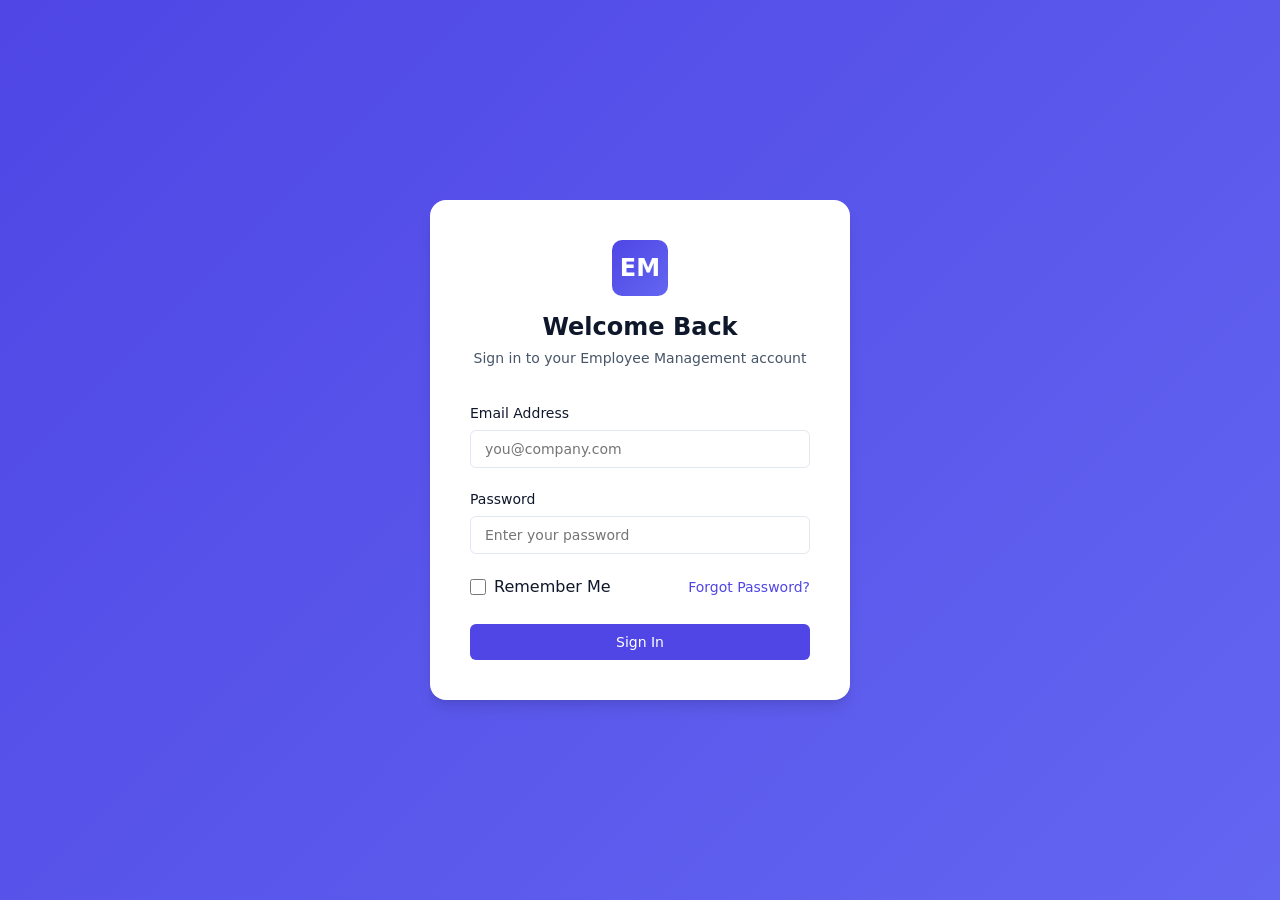
<file: index.html>
<!DOCTYPE html>
<html lang="en">
<head>
  <meta charset="UTF-8">
  <meta name="viewport" content="width=device-width, initial-scale=1.0">
  <title>Employee Management System</title>
  <script>
    if (localStorage.getItem('ems_token') || sessionStorage.getItem('ems_token')) {
      window.location.href = 'dashboard.html';
    } else {
      window.location.href = 'login.html';
    }
  </script>
</head>
<body>
  <p>Redirecting...</p>
</body>
</html>
</file>
<file: css/style.css>
/* ============================================
   Employee Management System - Base Styles
   ============================================ */
   

:root {
  --primary: #4f46e5;
  --primary-hover: #4338ca;
  --primary-light: #eef2ff; 
  --secondary: #6366f1;
  --success: #10b981;
  --success-light: #d1fae5;
  --error: #ef4444;
  --error-light: #fee2e2;
  --warning: #f59e0b;
  --warning-light: #fef3c7;
  --info: #3b82f6;

  --bg-primary: #f8fafc;
  --bg-secondary: #ffffff;
  --bg-tertiary: #f1f5f9;
  --text-primary: #0f172a;
  --text-secondary: #475569;
  --text-muted: #94a3b8;
  --border: #e2e8f0;
  --shadow-sm: 0 1px 2px rgba(0, 0, 0, 0.05);
  --shadow: 0 4px 6px -1px rgba(0, 0, 0, 0.1), 0 2px 4px -2px rgba(0, 0, 0, 0.1);
  --shadow-lg: 0 10px 15px -3px rgba(0, 0, 0, 0.1), 0 4px 6px -4px rgba(0, 0, 0, 0.1);
  --radius-sm: 6px;
  --radius: 10px;
  --radius-lg: 16px;
  --sidebar-width: 260px;
  --topbar-height: 64px;
  --transition: 0.2s ease;
  --font-family: 'Segoe UI', system-ui, -apple-system, sans-serif;
}

[data-theme="dark"] {
  --primary: #818cf8;
  --primary-hover: #6366f1;
  --primary-light: #1e1b4b;
  --bg-primary: #0f172a;
  --bg-secondary: #1e293b;
  --bg-tertiary: #334155;
  --text-primary: #f8fafc;
  --text-secondary: #cbd5e1;
  --text-muted: #64748b;
  --border: #334155;
  --shadow-sm: 0 1px 2px rgba(0, 0, 0, 0.3);
  --shadow: 0 4px 6px -1px rgba(0, 0, 0, 0.4);
  --shadow-lg: 0 10px 15px -3px rgba(0, 0, 0, 0.5);
}

*,
*::before,
*::after {
  box-sizing: border-box;
  margin: 0;
  padding: 0;
}

html {
  font-size: 16px;
  scroll-behavior: smooth;
}

body {
  font-family: var(--font-family);
  background-color: var(--bg-primary);
  color: var(--text-primary);
  line-height: 1.6;
  min-height: 100vh;
  transition: background-color var(--transition), color var(--transition);
}

a {
  color: var(--primary);
  text-decoration: none;
  transition: color var(--transition);
}

a:hover {
  color: var(--primary-hover);
}

img {
  max-width: 100%;
  display: block;
}

ul {
  list-style: none;
}

/* Typography */
h1, h2, h3, h4, h5, h6 {
  font-weight: 600;
  line-height: 1.3;
  color: var(--text-primary);
}

h1 { font-size: 1.875rem; }
h2 { font-size: 1.5rem; }
h3 { font-size: 1.25rem; }
h4 { font-size: 1.125rem; }

p {
  color: var(--text-secondary);
}

/* Buttons */
.btn {
  display: inline-flex;
  align-items: center;
  justify-content: center;
  gap: 0.5rem;
  padding: 0.625rem 1.25rem;
  font-size: 0.875rem;
  font-weight: 500;
  font-family: inherit;
  border: none;
  border-radius: var(--radius-sm);
  cursor: pointer;
  transition: all var(--transition);
  white-space: nowrap;
}

.btn:disabled {
  opacity: 0.6;
  cursor: not-allowed;
}

.btn-primary {
  background-color: var(--primary);
  color: #ffffff;
}

.btn-primary:hover:not(:disabled) {
  background-color: var(--primary-hover);
  transform: translateY(-1px);
  box-shadow: var(--shadow);
}

.btn-secondary {
  background-color: var(--bg-tertiary);
  color: var(--text-primary);
  border: 1px solid var(--border);
}

.btn-secondary:hover:not(:disabled) {
  background-color: var(--border);
}

.btn-success {
  background-color: var(--success);
  color: #ffffff;
}

.btn-success:hover:not(:disabled) {
  filter: brightness(1.1);
}

.btn-danger {
  background-color: var(--error);
  color: #ffffff;
}

.btn-danger:hover:not(:disabled) {
  filter: brightness(1.1);
}

.btn-warning {
  background-color: var(--warning);
  color: #ffffff;
}

.btn-sm {
  padding: 0.375rem 0.75rem;
  font-size: 0.8125rem;
}

.btn-icon {
  padding: 0.5rem;
  border-radius: var(--radius-sm);
}

.btn-block {
  width: 100%;
}

/* Forms */
.form-group {
  margin-bottom: 1.25rem;
}

.form-group label {
  display: block;
  margin-bottom: 0.375rem;
  font-size: 0.875rem;
  font-weight: 500;
  color: var(--text-primary);
}

.form-control {
  width: 100%;
  padding: 0.625rem 0.875rem;
  font-size: 0.875rem;
  font-family: inherit;
  color: var(--text-primary);
  background-color: var(--bg-secondary);
  border: 1px solid var(--border);
  border-radius: var(--radius-sm);
  transition: border-color var(--transition), box-shadow var(--transition);
}

.form-control:focus {
  outline: none;
  border-color: var(--primary);
  box-shadow: 0 0 0 3px rgba(79, 70, 229, 0.15);
}

.form-control.error {
  border-color: var(--error);
}

.form-error {
  display: block;
  margin-top: 0.25rem;
  font-size: 0.75rem;
  color: var(--error);
}

.form-row {
  display: grid;
  grid-template-columns: 1fr 1fr;
  gap: 1rem;
}

.checkbox-group {
  display: flex;
  align-items: center;
  gap: 0.5rem;
}

.checkbox-group input[type="checkbox"] {
  width: 1rem;
  height: 1rem;
  accent-color: var(--primary);
}

select.form-control {
  cursor: pointer;
}

textarea.form-control {
  resize: vertical;
  min-height: 80px;
}

/* Cards */
.card {
  background-color: var(--bg-secondary);
  border: 1px solid var(--border);
  border-radius: var(--radius);
  box-shadow: var(--shadow-sm);
  transition: box-shadow var(--transition), transform var(--transition);
}

.card:hover {
  box-shadow: var(--shadow);
}

.card-header {
  padding: 1.25rem 1.5rem;
  border-bottom: 1px solid var(--border);
  display: flex;
  align-items: center;
  justify-content: space-between;
  gap: 1rem;
}

.card-body {
  padding: 1.5rem;
}

.card-footer {
  padding: 1rem 1.5rem;
  border-top: 1px solid var(--border);
}

/* Badges */
.badge {
  display: inline-flex;
  align-items: center;
  padding: 0.25rem 0.625rem;
  font-size: 0.75rem;
  font-weight: 500;
  border-radius: 9999px;
}

.badge-success {
  background-color: var(--success-light);
  color: #065f46;
}

.badge-error {
  background-color: var(--error-light);
  color: #991b1b;
}

.badge-warning {
  background-color: var(--warning-light);
  color: #92400e;
}

.badge-info {
  background-color: var(--primary-light);
  color: var(--primary);
}

[data-theme="dark"] .badge-success { color: #6ee7b7; }
[data-theme="dark"] .badge-error { color: #fca5a5; }
[data-theme="dark"] .badge-warning { color: #fcd34d; }

/* Tables */
.table-wrapper {
  overflow-x: auto;
  border-radius: var(--radius);
}

table {
  width: 100%;
  border-collapse: collapse;
  font-size: 0.875rem;
}

thead {
  background-color: var(--bg-tertiary);
}

th, td {
  padding: 0.875rem 1rem;
  text-align: left;
  border-bottom: 1px solid var(--border);
}

th {
  font-weight: 600;
  color: var(--text-secondary);
  font-size: 0.8125rem;
  text-transform: uppercase;
  letter-spacing: 0.025em;
}

tbody tr {
  transition: background-color var(--transition);
}

tbody tr:hover {
  background-color: var(--bg-tertiary);
}

.table-actions {
  display: flex;
  gap: 0.375rem;
  flex-wrap: wrap;
}

/* Login Page */
.login-page {
  min-height: 100vh;
  display: flex;
  align-items: center;
  justify-content: center;
  padding: 1.5rem;
  background: linear-gradient(135deg, var(--primary) 0%, var(--secondary) 100%);
}

.login-container {
  width: 100%;
  max-width: 420px;
}

.login-card {
  background-color: var(--bg-secondary);
  border-radius: var(--radius-lg);
  box-shadow: var(--shadow-lg);
  padding: 2.5rem;
}

.login-header {
  text-align: center;
  margin-bottom: 2rem;
}

.login-logo {
  width: 56px;
  height: 56px;
  background: linear-gradient(135deg, var(--primary), var(--secondary));
  border-radius: var(--radius);
  display: flex;
  align-items: center;
  justify-content: center;
  margin: 0 auto 1rem;
  color: #ffffff;
  font-size: 1.5rem;
  font-weight: 700;
}

.login-header h1 {
  font-size: 1.5rem;
  margin-bottom: 0.25rem;
}

.login-header p {
  font-size: 0.875rem;
}

.login-footer {
  display: flex;
  align-items: center;
  justify-content: space-between;
  margin-bottom: 1.5rem;
}

.forgot-link {
  font-size: 0.875rem;
}

.login-error {
  background-color: var(--error-light);
  color: var(--error);
  padding: 0.75rem 1rem;
  border-radius: var(--radius-sm);
  font-size: 0.875rem;
  margin-bottom: 1rem;
  display: none;
}

.login-error.show {
  display: block;
}

/* App Layout */
.app-layout {
  display: flex;
  min-height: 100vh;
}

body.sidebar-open {
  overflow: hidden;
}

.sidebar {
  width: var(--sidebar-width);
  background: linear-gradient(180deg, var(--bg-secondary) 0%, var(--bg-primary) 100%);
  border-right: 1px solid var(--border);
  display: flex;
  flex-direction: column;
  position: fixed;
  top: 0;
  left: 0;
  height: 100vh;
  z-index: 200;
  transition: transform 0.3s ease, box-shadow 0.3s ease;
  box-shadow: var(--shadow-sm);
}

.sidebar-header {
  padding: 1.25rem 1.25rem 1rem;
  border-bottom: 1px solid var(--border);
  display: flex;
  align-items: center;
  justify-content: space-between;
  gap: 0.75rem;
}

.sidebar-brand-wrap {
  display: flex;
  align-items: center;
  gap: 0.75rem;
  min-width: 0;
}

.sidebar-logo {
  width: 42px;
  height: 42px;
  background: linear-gradient(135deg, var(--primary), var(--secondary));
  border-radius: var(--radius-sm);
  display: flex;
  align-items: center;
  justify-content: center;
  color: #ffffff;
  font-weight: 700;
  font-size: 1rem;
  flex-shrink: 0;
  box-shadow: 0 4px 12px rgba(79, 70, 229, 0.3);
}

.sidebar-brand {
  display: block;
  font-weight: 700;
  font-size: 1rem;
  color: var(--text-primary);
  line-height: 1.2;
}

.sidebar-tagline {
  display: block;
  font-size: 0.6875rem;
  color: var(--text-muted);
  font-weight: 500;
  letter-spacing: 0.02em;
}

.sidebar-close {
  display: none;
  align-items: center;
  justify-content: center;
  width: 36px;
  height: 36px;
  background: var(--bg-tertiary);
  border: 1px solid var(--border);
  border-radius: var(--radius-sm);
  color: var(--text-secondary);
  cursor: pointer;
  flex-shrink: 0;
  transition: all var(--transition);
}

.sidebar-close:hover {
  background: var(--error-light);
  color: var(--error);
  border-color: var(--error);
}

.sidebar-close svg {
  width: 18px;
  height: 18px;
}

.sidebar-user {
  display: flex;
  align-items: center;
  gap: 0.75rem;
  padding: 1rem 1.25rem;
  margin: 0.75rem 0.75rem 0;
  background: var(--bg-tertiary);
  border: 1px solid var(--border);
  border-radius: var(--radius);
}

.sidebar-user-avatar {
  width: 40px;
  height: 40px;
  border-radius: 50%;
  background: linear-gradient(135deg, var(--primary), var(--secondary));
  display: flex;
  align-items: center;
  justify-content: center;
  color: #ffffff;
  font-size: 0.8125rem;
  font-weight: 600;
  flex-shrink: 0;
}

.sidebar-user-info {
  min-width: 0;
  flex: 1;
}

.sidebar-user-name {
  display: block;
  font-size: 0.875rem;
  font-weight: 600;
  color: var(--text-primary);
  white-space: nowrap;
  overflow: hidden;
  text-overflow: ellipsis;
}

.sidebar-user-email {
  display: block;
  font-size: 0.75rem;
  color: var(--text-muted);
  white-space: nowrap;
  overflow: hidden;
  text-overflow: ellipsis;
}

.sidebar-nav {
  flex: 1;
  padding: 0.75rem 0.5rem;
  overflow-y: auto;
}

.nav-section {
  margin-bottom: 1rem;
}

.nav-section-title {
  display: block;
  padding: 0.5rem 1rem 0.375rem;
  font-size: 0.6875rem;
  font-weight: 600;
  text-transform: uppercase;
  letter-spacing: 0.08em;
  color: var(--text-muted);
}

.nav-list {
  list-style: none;
}

.nav-item {
  margin-bottom: 0.125rem;
}

.nav-link {
  display: flex;
  align-items: center;
  gap: 0.75rem;
  padding: 0.6875rem 1rem;
  border-radius: var(--radius-sm);
  color: var(--text-secondary);
  font-size: 0.875rem;
  font-weight: 500;
  transition: all var(--transition);
  position: relative;
  text-decoration: none;
}

.nav-link::before {
  content: '';
  position: absolute;
  left: 0;
  top: 50%;
  transform: translateY(-50%);
  width: 3px;
  height: 0;
  background: var(--primary);
  border-radius: 0 4px 4px 0;
  transition: height var(--transition);
}

.nav-link:hover {
  background-color: var(--bg-tertiary);
  color: var(--text-primary);
}

.nav-link.active {
  background-color: var(--primary-light);
  color: var(--primary);
  font-weight: 600;
}

.nav-link.active::before {
  height: 60%;
}

.nav-icon {
  display: flex;
  align-items: center;
  justify-content: center;
  width: 20px;
  height: 20px;
  flex-shrink: 0;
}

.nav-icon svg {
  width: 20px;
  height: 20px;
}

.nav-label {
  flex: 1;
}

.nav-link-logout {
  color: var(--error);
}

.nav-link-logout:hover {
  background-color: var(--error-light);
  color: var(--error);
}

.sidebar-footer {
  padding: 0.75rem 0.5rem 1rem;
  border-top: 1px solid var(--border);
  margin-top: auto;
}

.main-content {
  flex: 1;
  margin-left: var(--sidebar-width);
  min-height: 100vh;
  display: flex;
  flex-direction: column;
}

.topbar {
  height: var(--topbar-height);
  background-color: var(--bg-secondary);
  border-bottom: 1px solid var(--border);
  display: flex;
  align-items: center;
  justify-content: space-between;
  padding: 0 1.5rem;
  position: sticky;
  top: 0;
  z-index: 50;
}

.topbar-left {
  display: flex;
  align-items: center;
  gap: 1rem;
}

.menu-toggle {
  display: none;
  align-items: center;
  justify-content: center;
  width: 40px;
  height: 40px;
  background: var(--bg-tertiary);
  border: 1px solid var(--border);
  color: var(--text-primary);
  cursor: pointer;
  padding: 0;
  border-radius: var(--radius-sm);
  transition: all var(--transition);
}

.menu-toggle:hover {
  background-color: var(--primary-light);
  border-color: var(--primary);
  color: var(--primary);
}

.burger-icon {
  display: flex;
  flex-direction: column;
  justify-content: center;
  align-items: center;
  width: 20px;
  height: 16px;
  position: relative;
}

.burger-line {
  display: block;
  width: 20px;
  height: 2px;
  background-color: currentColor;
  border-radius: 2px;
  transition: transform 0.3s ease, opacity 0.3s ease, width 0.3s ease;
}

.burger-line:nth-child(1) {
  transform-origin: center;
  margin-bottom: 5px;
}

.burger-line:nth-child(2) {
  margin-bottom: 5px;
}

.menu-toggle.active .burger-line:nth-child(1) {
  transform: translateY(7px) rotate(45deg);
  margin-bottom: 0;
}

.menu-toggle.active .burger-line:nth-child(2) {
  opacity: 0;
  width: 0;
  margin-bottom: 0;
}

.menu-toggle.active .burger-line:nth-child(3) {
  transform: translateY(-7px) rotate(-45deg);
}

.topbar-title {
  font-size: 1.125rem;
  font-weight: 600;
}

.topbar-right {
  display: flex;
  align-items: center;
  gap: 1rem;
}

.user-info {
  display: flex;
  align-items: center;
  gap: 0.75rem;
}

.user-avatar {
  width: 36px;
  height: 36px;
  border-radius: 50%;
  background: linear-gradient(135deg, var(--primary), var(--secondary));
  display: flex;
  align-items: center;
  justify-content: center;
  color: #ffffff;
  font-size: 0.875rem;
  font-weight: 600;
}

.user-name {
  font-size: 0.875rem;
  font-weight: 500;
}

.page-content {
  flex: 1;
  padding: 1.5rem;
}

.page-header {
  margin-bottom: 1.5rem;
}

.page-header h1 {
  margin-bottom: 0.25rem;
}

.page-header p {
  font-size: 0.875rem;
}

/* Toolbar */
.toolbar {
  display: flex;
  align-items: center;
  justify-content: space-between;
  gap: 1rem;
  margin-bottom: 1.5rem;
  flex-wrap: wrap;
}

.search-box {
  position: relative;
  flex: 1;
  max-width: 320px;
  min-width: 200px;
}

.search-box svg {
  position: absolute;
  left: 0.875rem;
  top: 50%;
  transform: translateY(-50%);
  width: 18px;
  height: 18px;
  color: var(--text-muted);
}

.search-box input {
  padding-left: 2.5rem;
}

.toolbar-actions {
  display: flex;
  gap: 0.75rem;
  flex-wrap: wrap;
}

.filter-group {
  display: flex;
  gap: 0.5rem;
  flex-wrap: wrap;
}

.filter-btn {
  padding: 0.5rem 1rem;
  font-size: 0.8125rem;
  border: 1px solid var(--border);
  background-color: var(--bg-secondary);
  color: var(--text-secondary);
  border-radius: 9999px;
  cursor: pointer;
  transition: all var(--transition);
  font-family: inherit;
}

.filter-btn:hover,
.filter-btn.active {
  background-color: var(--primary);
  color: #ffffff;
  border-color: var(--primary);
}

/* Pagination */
.pagination {
  display: flex;
  align-items: center;
  justify-content: center;
  gap: 0.5rem;
  margin-top: 1.5rem;
}

.pagination-btn {
  padding: 0.5rem 0.875rem;
  border: 1px solid var(--border);
  background-color: var(--bg-secondary);
  color: var(--text-primary);
  border-radius: var(--radius-sm);
  cursor: pointer;
  font-size: 0.875rem;
  transition: all var(--transition);
  font-family: inherit;
}

.pagination-btn:hover:not(:disabled) {
  background-color: var(--bg-tertiary);
}

.pagination-btn.active {
  background-color: var(--primary);
  color: #ffffff;
  border-color: var(--primary);
}

.pagination-btn:disabled {
  opacity: 0.5;
  cursor: not-allowed;
}

.pagination-info {
  font-size: 0.875rem;
  color: var(--text-secondary);
  margin: 0 0.5rem;
}

/* Modal */
.modal-overlay {
  position: fixed;
  inset: 0;
  background-color: rgba(0, 0, 0, 0.5);
  display: flex;
  align-items: center;
  justify-content: center;
  z-index: 1000;
  padding: 1rem;
  opacity: 0;
  visibility: hidden;
  transition: opacity var(--transition), visibility var(--transition);
}

.modal-overlay.show {
  opacity: 1;
  visibility: visible;
}

.modal {
  background-color: var(--bg-secondary);
  border-radius: var(--radius);
  box-shadow: var(--shadow-lg);
  width: 100%;
  max-width: 520px;
  max-height: 90vh;
  overflow-y: auto;
  transform: scale(0.95);
  transition: transform var(--transition);
}

.modal-overlay.show .modal {
  transform: scale(1);
}

.modal-header {
  padding: 1.25rem 1.5rem;
  border-bottom: 1px solid var(--border);
  display: flex;
  align-items: center;
  justify-content: space-between;
}

.modal-header h3 {
  font-size: 1.125rem;
}

.modal-close {
  background: none;
  border: none;
  color: var(--text-muted);
  cursor: pointer;
  padding: 0.25rem;
  border-radius: var(--radius-sm);
  display: flex;
  transition: color var(--transition);
}

.modal-close:hover {
  color: var(--text-primary);
}

.modal-body {
  padding: 1.5rem;
}

.modal-footer {
  padding: 1rem 1.5rem;
  border-top: 1px solid var(--border);
  display: flex;
  justify-content: flex-end;
  gap: 0.75rem;
}

.modal-sm {
  max-width: 400px;
}

/* Loading Overlay */
.loading-overlay {
  position: fixed;
  inset: 0;
  background-color: rgba(255, 255, 255, 0.7);
  display: flex;
  align-items: center;
  justify-content: center;
  z-index: 2000;
  opacity: 0;
  visibility: hidden;
  transition: opacity var(--transition), visibility var(--transition);
}

[data-theme="dark"] .loading-overlay {
  background-color: rgba(15, 23, 42, 0.8);
}

.loading-overlay.show {
  opacity: 1;
  visibility: visible;
}

.spinner {
  width: 40px;
  height: 40px;
  border: 3px solid var(--border);
  border-top-color: var(--primary);
  border-radius: 50%;
  animation: spin 0.8s linear infinite;
}

@keyframes spin {
  to { transform: rotate(360deg); }
}

.btn .spinner-sm {
  width: 16px;
  height: 16px;
  border-width: 2px;
}

/* Toast Notifications */
.toast-container {
  position: fixed;
  top: 1.5rem;
  right: 1.5rem;
  z-index: 3000;
  display: flex;
  flex-direction: column;
  gap: 0.75rem;
  max-width: 380px;
}

.toast {
  display: flex;
  align-items: flex-start;
  gap: 0.75rem;
  padding: 1rem 1.25rem;
  background-color: var(--bg-secondary);
  border-radius: var(--radius);
  box-shadow: var(--shadow-lg);
  border-left: 4px solid var(--primary);
  animation: slideIn 0.3s ease;
}

.toast.success { border-left-color: var(--success); }
.toast.error { border-left-color: var(--error); }
.toast.warning { border-left-color: var(--warning); }

.toast-icon {
  flex-shrink: 0;
  width: 20px;
  height: 20px;
}

.toast-content {
  flex: 1;
}

.toast-title {
  font-weight: 600;
  font-size: 0.875rem;
  margin-bottom: 0.125rem;
}

.toast-message {
  font-size: 0.8125rem;
  color: var(--text-secondary);
}

.toast-close {
  background: none;
  border: none;
  color: var(--text-muted);
  cursor: pointer;
  padding: 0;
  flex-shrink: 0;
}

@keyframes slideIn {
  from {
    transform: translateX(100%);
    opacity: 0;
  }
  to {
    transform: translateX(0);
    opacity: 1;
  }
}

/* Empty State */
.empty-state {
  text-align: center;
  padding: 3rem 1.5rem;
  color: var(--text-muted);
}

.empty-state svg {
  width: 64px;
  height: 64px;
  margin: 0 auto 1rem;
  opacity: 0.5;
}

.empty-state h3 {
  margin-bottom: 0.5rem;
  color: var(--text-secondary);
}

/* Profile */
.profile-header {
  display: flex;
  align-items: center;
  gap: 1.5rem;
  margin-bottom: 2rem;
}

.profile-avatar {
  width: 100px;
  height: 100px;
  border-radius: 50%;
  background: linear-gradient(135deg, var(--primary), var(--secondary));
  display: flex;
  align-items: center;
  justify-content: center;
  color: #ffffff;
  font-size: 2rem;
  font-weight: 600;
  flex-shrink: 0;
}

.profile-avatar-placeholder {
  border: 3px dashed var(--border);
  background: var(--bg-tertiary);
  color: var(--text-muted);
  font-size: 0.75rem;
  text-align: center;
  flex-direction: column;
  gap: 0.25rem;
}

.profile-tabs {
  display: flex;
  gap: 0.5rem;
  margin-bottom: 1.5rem;
  border-bottom: 1px solid var(--border);
}

.tab-btn {
  padding: 0.75rem 1.25rem;
  background: none;
  border: none;
  border-bottom: 2px solid transparent;
  color: var(--text-secondary);
  font-size: 0.875rem;
  font-weight: 500;
  cursor: pointer;
  transition: all var(--transition);
  font-family: inherit;
  margin-bottom: -1px;
}

.tab-btn:hover {
  color: var(--text-primary);
}

.tab-btn.active {
  color: var(--primary);
  border-bottom-color: var(--primary);
}

.tab-content {
  display: none;
}

.tab-content.active {
  display: block;
}

/* Settings */
.settings-section {
  margin-bottom: 2rem;
}

.settings-section h3 {
  margin-bottom: 1rem;
  padding-bottom: 0.5rem;
  border-bottom: 1px solid var(--border);
}

.setting-item {
  display: flex;
  align-items: center;
  justify-content: space-between;
  padding: 1rem 0;
  border-bottom: 1px solid var(--border);
}

.setting-item:last-child {
  border-bottom: none;
}

.setting-info h4 {
  font-size: 0.9375rem;
  margin-bottom: 0.125rem;
}

.setting-info p {
  font-size: 0.8125rem;
}

/* Toggle Switch */
.toggle-switch {
  position: relative;
  width: 48px;
  height: 26px;
  flex-shrink: 0;
}

.toggle-switch input {
  opacity: 0;
  width: 0;
  height: 0;
}

.toggle-slider {
  position: absolute;
  inset: 0;
  background-color: var(--border);
  border-radius: 9999px;
  cursor: pointer;
  transition: background-color var(--transition);
}

.toggle-slider::before {
  content: '';
  position: absolute;
  width: 20px;
  height: 20px;
  left: 3px;
  bottom: 3px;
  background-color: #ffffff;
  border-radius: 50%;
  transition: transform var(--transition);
}

.toggle-switch input:checked + .toggle-slider {
  background-color: var(--primary);
}

.toggle-switch input:checked + .toggle-slider::before {
  transform: translateX(22px);
}

.about-info {
  background-color: var(--bg-tertiary);
  padding: 1.25rem;
  border-radius: var(--radius);
}

.about-info p {
  margin-bottom: 0.5rem;
  font-size: 0.875rem;
}

.about-info p:last-child {
  margin-bottom: 0;
}

/* Detail View */
.detail-grid {
  display: grid;
  grid-template-columns: repeat(2, 1fr);
  gap: 1rem;
}

.detail-item label {
  display: block;
  font-size: 0.75rem;
  font-weight: 500;
  color: var(--text-muted);
  text-transform: uppercase;
  letter-spacing: 0.05em;
  margin-bottom: 0.25rem;
}

.detail-item span {
  font-size: 0.9375rem;
  color: var(--text-primary);
}

/* Sidebar Overlay (mobile) */
.sidebar-overlay {
  position: fixed;
  inset: 0;
  background-color: rgba(15, 23, 42, 0.55);
  backdrop-filter: blur(2px);
  z-index: 150;
  opacity: 0;
  visibility: hidden;
  transition: opacity 0.3s ease, visibility 0.3s ease;
}

.sidebar-overlay.show {
  opacity: 1;
  visibility: visible;
}
</file>
<file: css/dashboard.css>
/* ============================================
   Dashboard Specific Styles
   ============================================ */

.welcome-banner {
  background: linear-gradient(135deg, var(--primary) 0%, var(--secondary) 100%);
  border-radius: var(--radius);
  padding: 1.75rem 2rem;
  color: #ffffff;
  margin-bottom: 1.5rem;
  position: relative;
  overflow: hidden;
}

.welcome-banner::after {
  content: '';
  position: absolute;
  top: -50%;
  right: -10%;
  width: 300px;
  height: 300px;
  background: rgba(255, 255, 255, 0.08);
  border-radius: 50%;
}

.welcome-banner h2 {
  color: #ffffff;
  font-size: 1.5rem;
  margin-bottom: 0.375rem;
  position: relative;
}

.welcome-banner p {
  color: rgba(255, 255, 255, 0.85);
  font-size: 0.9375rem;
  position: relative;
}

.stats-grid {
  display: grid;
  grid-template-columns: repeat(4, 1fr);
  gap: 1.25rem;
  margin-bottom: 1.5rem;
}

.stat-card {
  background-color: var(--bg-secondary);
  border: 1px solid var(--border);
  border-radius: var(--radius);
  padding: 1.5rem;
  display: flex;
  align-items: flex-start;
  gap: 1rem;
  transition: transform var(--transition), box-shadow var(--transition);
}

.stat-card:hover {
  transform: translateY(-2px);
  box-shadow: var(--shadow);
}

.stat-icon {
  width: 48px;
  height: 48px;
  border-radius: var(--radius-sm);
  display: flex;
  align-items: center;
  justify-content: center;
  flex-shrink: 0;
}

.stat-icon svg {
  width: 24px;
  height: 24px;
}

.stat-icon.employees {
  background-color: rgba(79, 70, 229, 0.1);
  color: var(--primary);
}

.stat-icon.departments {
  background-color: rgba(16, 185, 129, 0.1);
  color: var(--success);
}

.stat-icon.leave {
  background-color: rgba(245, 158, 11, 0.1);
  color: var(--warning);
}

.stat-icon.new-hires {
  background-color: rgba(59, 130, 246, 0.1);
  color: var(--info);
}

.stat-content {
  flex: 1;
  min-width: 0;
}

.stat-label {
  font-size: 0.8125rem;
  color: var(--text-secondary);
  margin-bottom: 0.25rem;
}

.stat-value {
  font-size: 1.75rem;
  font-weight: 700;
  color: var(--text-primary);
  line-height: 1.2;
}

.stat-change {
  font-size: 0.75rem;
  margin-top: 0.375rem;
  display: flex;
  align-items: center;
  gap: 0.25rem;
}

.stat-change.positive {
  color: var(--success);
}

.stat-change.negative {
  color: var(--error);
}

.dashboard-grid {
  display: grid;
  grid-template-columns: 2fr 1fr;
  gap: 1.25rem;
}

.recent-list {
  list-style: none;
}

.recent-item {
  display: flex;
  align-items: center;
  gap: 0.875rem;
  padding: 0.875rem 0;
  border-bottom: 1px solid var(--border);
}

.recent-item:last-child {
  border-bottom: none;
}

.recent-avatar {
  width: 40px;
  height: 40px;
  border-radius: 50%;
  background: var(--bg-tertiary);
  display: flex;
  align-items: center;
  justify-content: center;
  font-size: 0.875rem;
  font-weight: 600;
  color: var(--primary);
  flex-shrink: 0;
}

.recent-info {
  flex: 1;
  min-width: 0;
}

.recent-info h4 {
  font-size: 0.875rem;
  font-weight: 500;
  margin-bottom: 0.125rem;
  white-space: nowrap;
  overflow: hidden;
  text-overflow: ellipsis;
}

.recent-info p {
  font-size: 0.75rem;
}

.recent-meta {
  font-size: 0.75rem;
  color: var(--text-muted);
  flex-shrink: 0;
}

.quick-actions {
  display: grid;
  grid-template-columns: 1fr 1fr;
  gap: 0.75rem;
}

.quick-action-btn {
  display: flex;
  flex-direction: column;
  align-items: center;
  gap: 0.5rem;
  padding: 1rem;
  background-color: var(--bg-tertiary);
  border: 1px solid var(--border);
  border-radius: var(--radius-sm);
  color: var(--text-primary);
  font-size: 0.8125rem;
  font-weight: 500;
  cursor: pointer;
  transition: all var(--transition);
  text-decoration: none;
  font-family: inherit;
}

.quick-action-btn:hover {
  background-color: var(--primary-light);
  border-color: var(--primary);
  color: var(--primary);
  transform: translateY(-1px);
}

.quick-action-btn svg {
  width: 24px;
  height: 24px;
}
</file>
<file: css/responsive.css>
/* ============================================
   Responsive Styles
   ============================================ */
 

@media (max-width: 1200px) {
  .stats-grid {
    grid-template-columns: repeat(2, 1fr);
  }

  .dashboard-grid {
    grid-template-columns: 1fr;
  }
}

@media (max-width: 992px) {
  .sidebar {
    transform: translateX(-100%);
    box-shadow: none;
  }

  .sidebar.open {
    transform: translateX(0);
    box-shadow: var(--shadow-lg);
  }

  .sidebar-close {
    display: flex;
  }

  .main-content {
    margin-left: 0;
  }

  .menu-toggle {
    display: flex;
  }

  .user-name {
    display: none;
  }

  .form-row {
    grid-template-columns: 1fr;
  }

  .detail-grid {
    grid-template-columns: 1fr;
  }
}

@media (max-width: 768px) {

  .page-content {
    padding: 0.75rem;
  }

  .page-header {
    margin-bottom: 0.75rem;
  }

  .topbar {
    padding: 0 1rem;
  }

  .stats-grid {
    grid-template-columns: 1fr;
  }

  .toolbar {
    flex-direction: column;
    align-items: stretch;
    gap: 0.5rem;
    margin-bottom: 0.75rem;
  }

  .search-box {
    max-width: 100%;
    min-width: 0;
  }

  .toolbar-actions {
    justify-content: stretch;
    width: 100%;
  }

  .toolbar-actions .btn {
    flex: 1 1 auto;
    min-width: 0;
    width: auto;
    max-width: 100%;
    justify-content: center;
    padding: 0.7rem 1rem;
  }

  .card-header {
    flex-direction: column;
    align-items: flex-start;
  }

  table {
    font-size: 0.75rem;
  }

  th, td {
    padding: 0.55rem 0.6rem;
  }

  .welcome-banner {
    padding: 1.25rem 1.5rem;
  }

  .welcome-banner h2 {
    font-size: 1.25rem;
  }

  .profile-header {
    flex-direction: column;
    text-align: center;
  }

  .profile-tabs {
    overflow-x: auto;
    flex-wrap: nowrap;
  }

  .tab-btn {
    white-space: nowrap;
  }

  .modal {
    max-width: 100%;
    margin: 0.5rem;
  }

  .pagination {
    flex-wrap: wrap;
  }

  .table-actions {
    flex-direction: column;
  }

  .quick-actions {
    grid-template-columns: 1fr;
  }

  .login-card {
    padding: 1.75rem;
  }

  .toast-container {
    left: 1rem;
    right: 1rem;
    max-width: none;
  }
}

@media (max-width: 480px) {
  h1 { font-size: 1.5rem; }
  h2 { font-size: 1.25rem; }

  body.page-employees .page-content {
    padding: 0.6rem;
  }

  body.page-employees .page-header {
    margin-bottom: 0.6rem;
  }

  body.page-employees .page-header h1 {
    font-size: 1.25rem;
  }

  body.page-employees .page-header p {
    font-size: 0.8rem;
  }

  body.page-employees .toolbar {
    gap: 0.4rem;
    margin-bottom: 0.6rem;
  }

  body.page-employees .toolbar-actions .btn {
    height: 24px;
    padding: 0 0.55rem;
    font-size: 0.75rem;
    width: fit-content;
    align-self: flex-start;
  }

  body.page-employees .search-box {
    width: 100%;
    max-width: 100%;
    min-width: 0;
  }

  body.page-employees .search-box input {
    width: 100%;
    min-width: 0;
    padding: 0.55rem 0.7rem 0.55rem 2.2rem;
  }

  body.page-employees .table-wrapper {
    width: 100%;
    max-width: 100%;
    overflow-x: auto;
    overflow-y: hidden;
    -webkit-overflow-scrolling: touch;
  }

  body.page-employees .table-wrapper table {
    width: 100%;
    table-layout: fixed;
    min-width: 620px;
  }

  body.page-employees th, body.page-employees td {
    padding: 0.4rem 0.45rem;
    white-space: normal;
    word-break: break-word;
  }

  .stat-value {
    font-size: 1.5rem;
  }

  .stat-icon {
    width: 40px;
    height: 40px;
  }

  .setting-item {
    flex-direction: column;
    align-items: flex-start;
    gap: 0.75rem;
  }

  .modal-footer {
    flex-direction: column;
    gap: 0.625rem;
  }

  .modal-footer .btn {
    width: 100%;
    padding: 0.75rem 1rem;
  }

  .toolbar {
    gap: 0.75rem;
  }

  .toolbar-actions .btn {
    font-size: 0.8rem;
    white-space: nowrap;
    height: 37px;
    width: auto;
    padding: 0 0.6rem;
    min-width: auto;
  }
}
</file>
